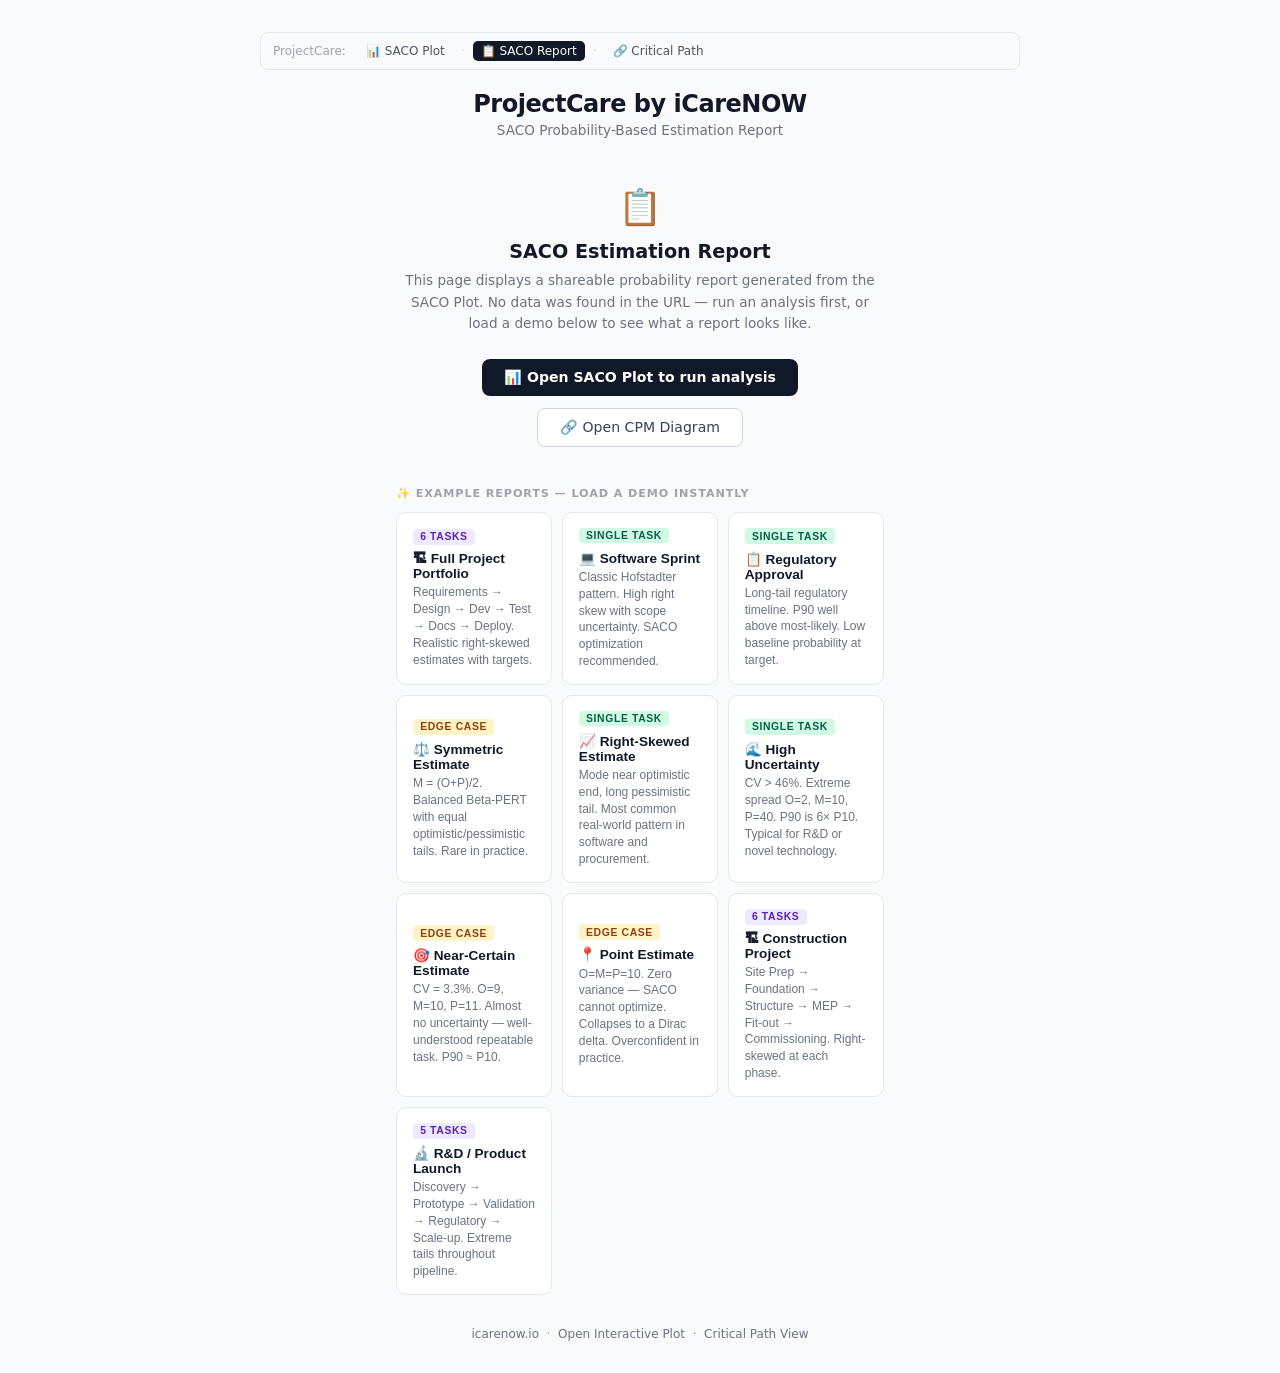
<file: saco/report/index.html>
<!DOCTYPE html>
<html lang="en">
<head>
  <meta charset="UTF-8">
  <meta name="viewport" content="width=device-width, initial-scale=1.0">
  <meta http-equiv="Content-Security-Policy" content="default-src 'none'; script-src 'unsafe-inline'; style-src 'unsafe-inline'; img-src 'self' data:; connect-src 'self' https://icarenow.io; font-src 'self';" />
  <title>ProjectCare by iCareNOW — SACO Report</title>
  <style>
    *, *::before, *::after { box-sizing: border-box; margin: 0; padding: 0; }
    body {
      font-family: -apple-system, BlinkMacSystemFont, 'Segoe UI', system-ui, sans-serif;
      background: #F9FAFB;
      color: #111827;
      min-height: 100vh;
      padding: 2rem 1rem;
    }
    .container { max-width: 760px; margin: 0 auto; }
    .header { text-align: center; margin-bottom: 2rem; }
    .header h1 { font-size: 1.5rem; font-weight: 700; color: #111827; letter-spacing: -0.02em; }
    .header .subtitle { font-size: 0.85rem; color: #6B7280; margin-top: 0.25rem; }
    .task-section { margin-bottom: 1.5rem; }
    .task-number {
      font-size: 0.7rem; font-weight: 700; text-transform: uppercase;
      letter-spacing: 0.1em; color: #9CA3AF; margin-bottom: 0.5rem;
    }
    .card {
      background: #FFFFFF; border: 1px solid #E5E7EB;
      border-radius: 12px; padding: 1.25rem; margin-bottom: 0.75rem;
      box-shadow: 0 1px 4px rgba(0,0,0,.06);
    }
    .card h2 {
      font-size: 0.7rem; font-weight: 600; text-transform: uppercase;
      letter-spacing: 0.08em; color: #6B7280; margin-bottom: 0.875rem;
    }
    .task-name { font-size: 1.15rem; font-weight: 700; color: #111827; margin-bottom: 0.5rem; }
    .omp-row { display: flex; gap: 0.75rem; margin-top: 0.75rem; }
    .omp-cell {
      flex: 1; background: #F3F4F6; border-radius: 8px;
      padding: 0.75rem; text-align: center;
    }
    .omp-cell .label {
      font-size: 0.68rem; font-weight: 600; text-transform: uppercase;
      letter-spacing: 0.06em; color: #6B7280; margin-bottom: 0.25rem;
    }
    .omp-cell .value { font-size: 1.05rem; font-weight: 700; color: #111827; }
    .target-row { margin-top: 0.6rem; font-size: 0.82rem; color: #6B7280; }
    .target-row strong { color: #374151; }
    .prob-grid { display: grid; grid-template-columns: repeat(auto-fill, minmax(140px, 1fr)); gap: 0.75rem; }
    .prob-cell { background: #F9FAFB; border: 1px solid #E5E7EB; border-radius: 8px; padding: 0.875rem 1rem; text-align: center; }
    .prob-cell .p-label {
      font-size: 0.68rem; font-weight: 600; text-transform: uppercase;
      letter-spacing: 0.06em; color: #6B7280; margin-bottom: 0.25rem;
    }
    .prob-cell .p-value { font-size: 1.3rem; font-weight: 800; }
    .prob-cell .p-desc { font-size: 0.67rem; color: #9CA3AF; margin-top: 0.2rem; }
    .color-baseline { color: #6B7280; }
    .color-adjusted { color: #059669; }
    .color-optimized { color: #2563EB; }
    .percentile-row { display: flex; gap: 0.75rem; }
    .pct-cell {
      flex: 1; background: #F3F4F6; border-radius: 8px;
      padding: 0.75rem; text-align: center;
    }
    .pct-cell .p-label {
      font-size: 0.68rem; font-weight: 600; text-transform: uppercase;
      letter-spacing: 0.06em; color: #6B7280; margin-bottom: 0.25rem;
    }
    .pct-cell .p-value { font-size: 1.05rem; font-weight: 700; color: #111827; }
    .divider { border: none; border-top: 1px solid #E5E7EB; margin: 1.5rem 0; }
    .error-box { text-align: center; padding: 3rem 1rem; color: #6B7280; }
    .error-box h2 { font-size: 1rem; color: #374151; margin-bottom: 0.5rem; }
    .error-box p { font-size: 0.85rem; }
    .footer { text-align: center; margin-top: 2rem; font-size: 0.75rem; color: #9CA3AF; }
    .footer a { color: #6B7280; text-decoration: none; }
    .footer a:hover { color: #374151; }
    .summary-bar {
      background: #FFFFFF; border: 1px solid #E5E7EB; border-radius: 12px;
      padding: 1rem 1.25rem; margin-bottom: 1.5rem;
      display: flex; gap: 1.5rem; flex-wrap: wrap; align-items: center;
      box-shadow: 0 1px 4px rgba(0,0,0,.06);
    }
    .summary-bar .s-item { font-size: 0.8rem; color: #6B7280; }
    .summary-bar .s-item strong { color: #111827; font-size: 0.9rem; }

    /* ── Empty / landing state ── */
    .landing {
      max-width: 520px; margin: 3rem auto 0; text-align: center; padding: 0 1rem;
    }
    .landing-logo { font-size: 2.2rem; margin-bottom: 0.75rem; }
    .landing h2 { font-size: 1.2rem; font-weight: 700; color: #111827; margin-bottom: 0.4rem; }
    .landing p { font-size: 0.85rem; color: #6B7280; line-height: 1.6; margin-bottom: 1.5rem; }
    .landing-actions { display: flex; flex-direction: column; gap: 0.75rem; align-items: center; }
    .btn-primary {
      display: inline-block; background: #111827; color: #fff;
      border: none; border-radius: 8px; padding: 0.65rem 1.4rem;
      font-size: 0.88rem; font-weight: 600; cursor: pointer;
      text-decoration: none; transition: background .15s;
    }
    .btn-primary:hover { background: #374151; }
    .btn-secondary {
      display: inline-block; background: #fff; color: #374151;
      border: 1px solid #D1D5DB; border-radius: 8px; padding: 0.65rem 1.4rem;
      font-size: 0.88rem; font-weight: 500; cursor: pointer;
      text-decoration: none; transition: background .15s;
    }
    .btn-secondary:hover { background: #F9FAFB; }
    .demo-section { margin-top: 2.5rem; text-align: left; }
    .demo-section-title {
      font-size: 0.7rem; font-weight: 700; text-transform: uppercase;
      letter-spacing: 0.08em; color: #9CA3AF; margin-bottom: 0.75rem;
    }
    .demo-grid { display: grid; grid-template-columns: 1fr 1fr; gap: 0.6rem; }
    @media(min-width:640px){ .demo-grid { grid-template-columns: 1fr 1fr 1fr; } }
    @media(max-width:480px){ .demo-grid { grid-template-columns: 1fr; } }
    .page-nav {
      display: flex; gap: 0.5rem; align-items: center; flex-wrap: wrap;
      font-size: 0.75rem; margin-bottom: 1.25rem; padding: 0.5rem 0.75rem;
      background: #F9FAFB; border: 1px solid #E5E7EB; border-radius: 8px;
    }
    .page-nav .pn-label { color: #9CA3AF; font-weight: 500; margin-right: 0.25rem; }
    .page-nav a { color: #4B5563; text-decoration: none; padding: 0.2rem 0.5rem; border-radius: 5px; font-weight: 500; }
    .page-nav a:hover { background: #E5E7EB; }
    .page-nav a.active { background: #111827; color: #fff; }
    .page-nav .pn-sep { color: #D1D5DB; }
    .demo-card {
      background: #fff; border: 1px solid #E5E7EB; border-radius: 10px;
      padding: 0.9rem 1rem; cursor: pointer; text-align: left;
      transition: border-color .15s, box-shadow .15s;
    }
    .demo-card:hover { border-color: #6D28D9; box-shadow: 0 0 0 3px rgba(109,40,217,.08); }
    .demo-card-title { font-size: 0.85rem; font-weight: 600; color: #111827; margin-bottom: 0.2rem; }
    .demo-card-sub { font-size: 0.75rem; color: #6B7280; line-height: 1.4; }
    .demo-card-badge {
      display: inline-block; font-size: 0.65rem; font-weight: 600;
      text-transform: uppercase; letter-spacing: 0.06em;
      padding: 0.15rem 0.45rem; border-radius: 4px; margin-bottom: 0.4rem;
    }
    .badge-portfolio { background: #EDE9FE; color: #5B21B6; }
    .badge-single    { background: #D1FAE5; color: #065F46; }
    .badge-edge      { background: #FEF3C7; color: #92400E; }
    .demo-banner {
      display: none; background: #FEF9C3; border: 1px solid #FDE68A;
      border-radius: 8px; padding: 0.5rem 1rem; font-size: 0.78rem;
      color: #854D0E; margin-bottom: 1.25rem; align-items: center;
      justify-content: space-between; gap: 0.75rem;
    }
    .demo-banner.visible { display: flex; }
    .demo-banner a { color: #92400E; font-weight: 600; text-decoration: underline; cursor: pointer; }
  </style>
</head>
<body>
<div class="container">
  <nav class="page-nav">
    <span class="pn-label">ProjectCare:</span>
    <a href="/projectcare/saco/plot/">📊 SACO Plot</a>
    <span class="pn-sep">·</span>
    <a href="/projectcare/saco/report/" class="active">📋 SACO Report</a>
    <span class="pn-sep">·</span>
    <a href="/projectcare/cpm/plot/">🔗 Critical Path</a>
  </nav>
  <div class="header">
    <h1>ProjectCare by iCareNOW</h1>
    <div class="subtitle">SACO Probability-Based Estimation Report</div>
  </div>
  <div id="demo-banner" class="demo-banner">
    <span>✨ Showing example data — <a href="/projectcare/saco/plot/" >run a real analysis in the SACO Plot</a> to generate your report.</span>
    <a onclick="clearDemo()" style="white-space:nowrap;">✕ dismiss</a>
  </div>
  <div id="report-root"></div>
  <div id="landing-state" class="landing" style="display:none;">
    <div class="landing-logo">📋</div>
    <h2>SACO Estimation Report</h2>
    <p>This page displays a shareable probability report generated from the SACO Plot. No data was found in the URL — run an analysis first, or load a demo below to see what a report looks like.</p>
    <div class="landing-actions">
      <a class="btn-primary" href="/projectcare/saco/plot/">📊 Open SACO Plot to run analysis</a>
      <a class="btn-secondary" href="/projectcare/cpm/plot/">🔗 Open CPM Diagram</a>
    </div>
    <div class="demo-section">
      <div class="demo-section-title">✨ Example Reports — load a demo instantly</div>
      <div class="demo-grid">
        <button class="demo-card" onclick="loadDemo('portfolio')">
          <div class="demo-card-badge badge-portfolio">6 tasks</div>
          <div class="demo-card-title">🏗 Full Project Portfolio</div>
          <div class="demo-card-sub">Requirements → Design → Dev → Test → Docs → Deploy. Realistic right-skewed estimates with targets.</div>
        </button>
        <button class="demo-card" onclick="loadDemo('software_sprint')">
          <div class="demo-card-badge badge-single">Single task</div>
          <div class="demo-card-title">💻 Software Sprint</div>
          <div class="demo-card-sub">Classic Hofstadter pattern. High right skew with scope uncertainty. SACO optimization recommended.</div>
        </button>
        <button class="demo-card" onclick="loadDemo('regulatory')">
          <div class="demo-card-badge badge-single">Single task</div>
          <div class="demo-card-title">📋 Regulatory Approval</div>
          <div class="demo-card-sub">Long-tail regulatory timeline. P90 well above most-likely. Low baseline probability at target.</div>
        </button>
        <button class="demo-card" onclick="loadDemo('symmetric')">
          <div class="demo-card-badge badge-edge">Edge case</div>
          <div class="demo-card-title">⚖️ Symmetric Estimate</div>
          <div class="demo-card-sub">M = (O+P)/2. Balanced Beta-PERT with equal optimistic/pessimistic tails. Rare in practice.</div>
        </button>
        <button class="demo-card" onclick="loadDemo('right_skewed')">
          <div class="demo-card-badge badge-single">Single task</div>
          <div class="demo-card-title">📈 Right-Skewed Estimate</div>
          <div class="demo-card-sub">Mode near optimistic end, long pessimistic tail. Most common real-world pattern in software and procurement.</div>
        </button>
        <button class="demo-card" onclick="loadDemo('high_uncertainty')">
          <div class="demo-card-badge badge-single">Single task</div>
          <div class="demo-card-title">🌊 High Uncertainty</div>
          <div class="demo-card-sub">CV > 46%. Extreme spread O=2, M=10, P=40. P90 is 6× P10. Typical for R&amp;D or novel technology.</div>
        </button>
        <button class="demo-card" onclick="loadDemo('near_certain')">
          <div class="demo-card-badge badge-edge">Edge case</div>
          <div class="demo-card-title">🎯 Near-Certain Estimate</div>
          <div class="demo-card-sub">CV = 3.3%. O=9, M=10, P=11. Almost no uncertainty — well-understood repeatable task. P90 ≈ P10.</div>
        </button>
        <button class="demo-card" onclick="loadDemo('degenerate')">
          <div class="demo-card-badge badge-edge">Edge case</div>
          <div class="demo-card-title">📍 Point Estimate</div>
          <div class="demo-card-sub">O=M=P=10. Zero variance — SACO cannot optimize. Collapses to a Dirac delta. Overconfident in practice.</div>
        </button>
        <button class="demo-card" onclick="loadDemo('construction')">
          <div class="demo-card-badge badge-portfolio">6 tasks</div>
          <div class="demo-card-title">🏗 Construction Project</div>
          <div class="demo-card-sub">Site Prep → Foundation → Structure → MEP → Fit-out → Commissioning. Right-skewed at each phase.</div>
        </button>
        <button class="demo-card" onclick="loadDemo('rd_project')">
          <div class="demo-card-badge badge-portfolio">5 tasks</div>
          <div class="demo-card-title">🔬 R&amp;D / Product Launch</div>
          <div class="demo-card-sub">Discovery → Prototype → Validation → Regulatory → Scale-up. Extreme tails throughout pipeline.</div>
        </button>
      </div>
    </div>
  </div>
  <div class="footer">
    <a href="https://icarenow.io" target="_blank" rel="noopener">icarenow.io</a>
    &nbsp;&middot;&nbsp;
    <a href="/projectcare/saco/plot/" id="plot-link">Open Interactive Plot</a>
    &nbsp;&middot;&nbsp;
    <a href="/projectcare/cpm/plot/" id="cpm-link">Critical Path View</a>
  </div>
</div>

<script>
(function() {
  var root = document.getElementById('report-root');

  function fmt(v) {
    if (v == null || v === '') return '—';
    return Number(v).toLocaleString(undefined, { maximumFractionDigits: 2 });
  }
  function fmtPct(v) {
    if (v == null) return '—';
    return (Number(v) * 100).toFixed(1) + '%';
  }
  function esc(s) {
    return String(s || '').replace(/&/g,'&amp;').replace(/</g,'&lt;').replace(/>/g,'&gt;').replace(/"/g,'&quot;');
  }
  function getParam(name) {
    return new URLSearchParams(window.location.search).get(name) || null;
  }
  function decode(str) {
    try {
      return JSON.parse(atob(decodeURIComponent(str)));
    } catch(e) {
      try { return JSON.parse(atob(str)); } catch(e2) { return null; }
    }
  }

  function renderTask(t, idx, total) {
    var html = '<div class="task-section">';
    if (total > 1) {
      html += '<div class="task-number">Task ' + (idx + 1) + ' of ' + total + '</div>';
    }

    // Task header card
    html += '<div class="card">';
    html += '<div class="task-name">' + esc(t.task || 'Unnamed Task') + '</div>';
    html += '<div class="omp-row">';
    html += omp('Optimistic',  t.O);
    html += omp('Most Likely', t.M);
    html += omp('Pessimistic', t.P);
    html += '</div>';
    if (t.target != null) {
      html += '<div class="target-row">Target: <strong>' + fmt(t.target) + '</strong></div>';
    }
    html += '</div>';

    // Probability card
    if (t.baselineProb != null || t.adjustedProb != null || t.optimizedProb != null) {
      html += '<div class="card">';
      html += '<h2>P(Result &le; Target)</h2>';
      html += '<div class="prob-grid">';
      if (t.baselineProb  != null) html += probCell('Your Estimate',   t.baselineProb,  'color-baseline', 'Baseline');
      if (t.adjustedProb  != null) html += probCell('Your Conditions', t.adjustedProb,  'color-adjusted', 'Manual SACO');
      if (t.optimizedProb != null) html += probCell('Recommended',     t.optimizedProb, 'color-optimized','SACO Optimized');
      html += '</div></div>';
    }

    // Confidence intervals card
    if (t.p10 != null || t.p50 != null || t.p90 != null) {
      html += '<div class="card">';
      html += '<h2>Confidence Intervals</h2>';
      html += '<div class="percentile-row">';
      html += pctCell('P10', t.p10, 'Best case');
      html += pctCell('P50', t.p50, 'Median');
      html += pctCell('P90', t.p90, 'Conservative');
      html += '</div></div>';
    }

    html += '</div>'; // task-section
    return html;
  }

  function omp(label, val) {
    return '<div class="omp-cell"><div class="label">' + label + '</div><div class="value">' + fmt(val) + '</div></div>';
  }
  function probCell(label, prob, colorClass, desc) {
    return '<div class="prob-cell">' +
      '<div class="p-label">' + esc(label) + '</div>' +
      '<div class="p-value ' + colorClass + '">' + fmtPct(prob) + '</div>' +
      '<div class="p-desc">' + esc(desc) + '</div>' +
      '</div>';
  }
  function pctCell(label, val) {
    return '<div class="pct-cell">' +
      '<div class="p-label">' + esc(label) + '</div>' +
      '<div class="p-value">' + fmt(val) + '</div>' +
      '</div>';
  }

  function showError(msg) {
    root.innerHTML = '<div class="error-box"><h2>Report unavailable</h2><p>' + esc(msg) + '</p></div>';
  }

  function renderAll(payload) {
    // Support both new {tasks:[...]} format and legacy single-task object
    var tasks;
    if (Array.isArray(payload.tasks)) {
      tasks = payload.tasks;
    } else if (payload.task) {
      tasks = [payload];  // legacy single-task
    } else {
      showError('No task data found in report payload.');
      return;
    }

    if (tasks.length === 0) { showError('Report contains no tasks.'); return; }

    // Summary bar for multi-task
    var html = '';
    if (tasks.length > 1) {
      html += '<div class="summary-bar">';
      html += '<div class="s-item"><strong>' + tasks.length + '</strong> tasks</div>';
      var tasksWithP50 = tasks.filter(function(t){ return t.p50 != null; });
      if (tasksWithP50.length > 0) {
        var totalP50 = tasksWithP50.reduce(function(s, t){ return s + Number(t.p50); }, 0);
        html += '<div class="s-item">Sum P50: <strong>' + totalP50.toFixed(1) + '</strong></div>';
      }
      var tasksWithP90 = tasks.filter(function(t){ return t.p90 != null; });
      if (tasksWithP90.length > 0) {
        var totalP90 = tasksWithP90.reduce(function(s, t){ return s + Number(t.p90); }, 0);
        html += '<div class="s-item">Sum P90: <strong>' + totalP90.toFixed(1) + '</strong></div>';
      }
      html += '</div>';
    }

    tasks.forEach(function(t, i) {
      if (i > 0) html += '<hr class="divider">';
      html += renderTask(t, i, tasks.length);
    });

    root.innerHTML = html;

    // Wire up nav links
    var sess = payload.session || getParam('session');
    var pl = document.getElementById('plot-link');
    var cl = document.getElementById('cpm-link');
    if (sess) {
      if (pl) pl.href = '/projectcare/saco/plot/?session=' + encodeURIComponent(sess);
      if (cl) cl.href = '/projectcare/cpm/plot/?session=' + encodeURIComponent(sess);
    }

    // Wire CPM link: portfolio (6-task full_project) uses the bare URL — it's the default.
    // Any other dataset encodes tasks into ?data= so CPM pre-loads the right tasks.
    try {
      var isPortfolio = (tasks.length === 6 &&
        tasks[0].task === 'Requirements' && tasks[5].task === 'Deployment');
      if (isPortfolio) {
        if (cl) cl.href = '/projectcare/cpm/plot/' + (sess ? '?session=' + encodeURIComponent(sess) : '');
      } else {
        var cpmPayload = { tasks: tasks.map(function(t) {
          return { task: t.task || 'Task', O: t.O || 1, M: t.M || 2, P: t.P || 3, predecessors: [] };
        })};
        var b64 = btoa(unescape(encodeURIComponent(JSON.stringify(cpmPayload))));
        var cpmHref = '/projectcare/cpm/plot/?data=' + b64;
        if (sess) cpmHref += '&session=' + encodeURIComponent(sess);
        if (cl) cl.href = cpmHref;
      }
    } catch(e) { /* leave href as-is */ }
  }

  // ── Demo payloads ──────────────────────────────────────────────
  var DEMOS = {
    portfolio: {
      schemaVersion: 1, session: null,
      tasks: [
        { task:'Requirements',  O:3,  M:5,  P:8,  target:6,  baselineProb:0.64, adjustedProb:0.76, optimizedProb:0.84, p10:3.8,  p50:5.1,  p90:6.9  },
        { task:'Design',        O:4,  M:7,  P:12, target:8,  baselineProb:0.56, adjustedProb:0.69, optimizedProb:0.78, p10:5.1,  p50:7.2,  p90:10.4 },
        { task:'Development',   O:10, M:16, P:25, target:18, baselineProb:0.59, adjustedProb:0.71, optimizedProb:0.80, p10:11.8, p50:16.2, p90:22.0 },
        { task:'Testing',       O:4,  M:6,  P:10, target:7,  baselineProb:0.61, adjustedProb:0.73, optimizedProb:0.82, p10:4.7,  p50:6.2,  p90:8.7  },
        { task:'Documentation', O:2,  M:4,  P:6,  target:5,  baselineProb:0.74, adjustedProb:0.84, optimizedProb:0.90, p10:2.6,  p50:3.9,  p90:5.5  },
        { task:'Deployment',    O:1,  M:2,  P:4,  target:3,  baselineProb:0.77, adjustedProb:0.86, optimizedProb:0.92, p10:1.2,  p50:2.1,  p90:3.3  }
      ]
    },
    software_sprint: {
      schemaVersion: 1, session: null,
      tasks: [{ task:'Software Sprint', O:5, M:8, P:25, target:12, baselineProb:0.54, adjustedProb:0.67, optimizedProb:0.78, p10:6.0, p50:8.9, p90:17.2 }]
    },
    regulatory: {
      schemaVersion: 1, session: null,
      tasks: [{ task:'Regulatory Approval', O:30, M:60, P:180, target:90, baselineProb:0.61, adjustedProb:0.70, optimizedProb:0.79, p10:40.1, p50:65.4, p90:128.6 }]
    },
    symmetric: {
      schemaVersion: 1, session: null,
      tasks: [{ task:'Symmetric Task', O:8, M:12, P:16, target:13, baselineProb:0.68, adjustedProb:0.75, optimizedProb:0.82, p10:9.3, p50:12.0, p90:14.7 }]
    },
    right_skewed: {
      schemaVersion: 1, session: null,
      tasks: [{ task:'Right-Skewed Estimate', O:5, M:8, P:20, target:11, baselineProb:0.57, adjustedProb:0.69, optimizedProb:0.79, p10:5.8, p50:8.7, p90:14.1 }]
    },
    high_uncertainty: {
      schemaVersion: 1, session: null,
      tasks: [{ task:'High-Uncertainty Task', O:2, M:10, P:40, target:15, baselineProb:0.52, adjustedProb:0.63, optimizedProb:0.73, p10:3.9, p50:10.8, p90:22.6 }]
    },
    near_certain: {
      schemaVersion: 1, session: null,
      tasks: [{ task:'Near-Certain Task', O:9, M:10, P:11, target:11, baselineProb:0.88, adjustedProb:0.93, optimizedProb:0.96, p10:9.4, p50:10.0, p90:10.6 }]
    },
    degenerate: {
      schemaVersion: 1, session: null,
      tasks: [{ task:'Point Estimate (Zero Variance)', O:10, M:10, P:10, target:10, baselineProb:0.50, adjustedProb:0.50, optimizedProb:0.50, p10:10.0, p50:10.0, p90:10.0 }]
    },
    construction: {
      schemaVersion: 1, session: null,
      tasks: [
        { task:'Site Preparation',   O:3,  M:5,  P:9,  target:6,  baselineProb:0.62, adjustedProb:0.74, optimizedProb:0.83, p10:3.5,  p50:5.3,  p90:7.6  },
        { task:'Foundation',         O:8,  M:14, P:22, target:16, baselineProb:0.57, adjustedProb:0.69, optimizedProb:0.79, p10:9.4,  p50:14.4, p90:19.3 },
        { task:'Structure',          O:12, M:20, P:35, target:24, baselineProb:0.54, adjustedProb:0.66, optimizedProb:0.77, p10:14.1, p50:21.2, p90:29.8 },
        { task:'MEP Rough-in',       O:6,  M:10, P:18, target:12, baselineProb:0.58, adjustedProb:0.70, optimizedProb:0.80, p10:7.2,  p50:10.6, p90:15.4 },
        { task:'Interior Fit-out',   O:8,  M:14, P:24, target:16, baselineProb:0.55, adjustedProb:0.67, optimizedProb:0.77, p10:9.5,  p50:14.7, p90:20.6 },
        { task:'Commissioning',      O:2,  M:4,  P:8,  target:5,  baselineProb:0.63, adjustedProb:0.75, optimizedProb:0.84, p10:2.5,  p50:4.1,  p90:6.5  }
      ]
    },
    rd_project: {
      schemaVersion: 1, session: null,
      tasks: [
        { task:'Research & Discovery', O:4,  M:12, P:40, target:16, baselineProb:0.46, adjustedProb:0.59, optimizedProb:0.70, p10:5.6,  p50:13.2, p90:27.8 },
        { task:'Prototype Build',      O:6,  M:14, P:30, target:18, baselineProb:0.51, adjustedProb:0.63, optimizedProb:0.74, p10:7.8,  p50:15.1, p90:24.3 },
        { task:'Validation Testing',   O:5,  M:10, P:25, target:14, baselineProb:0.55, adjustedProb:0.67, optimizedProb:0.77, p10:6.3,  p50:10.9, p90:19.2 },
        { task:'Regulatory Clearance', O:30, M:60, P:180,target:90, baselineProb:0.61, adjustedProb:0.70, optimizedProb:0.79, p10:40.1, p50:65.4, p90:128.6 },
        { task:'Scale-up / Launch',    O:8,  M:16, P:32, target:20, baselineProb:0.53, adjustedProb:0.65, optimizedProb:0.76, p10:9.8,  p50:17.0, p90:26.5 }
      ]
    }
  };

  function loadDemo(id) {
    var d = DEMOS[id];
    if (!d) return;
    document.getElementById('landing-state').style.display = 'none';
    var banner = document.getElementById('demo-banner');
    if (banner) banner.classList.add('visible');
    renderAll(d);
  }

  window.loadDemo = loadDemo;

  window.clearDemo = function() {
    var banner = document.getElementById('demo-banner');
    if (banner) banner.classList.remove('visible');
  };

  // ── Boot ──────────────────────────────────────────────────────
  var raw = getParam('data');
  if (!raw) {
    // No ?data= param — try ?session= fetch, else show landing
    var sess = getParam('session');
    if (sess) {
      fetch('https://icarenow.io/wp-json/projectcare/v1/plot-data/' + encodeURIComponent(sess))
        .then(function(r){ return r.ok ? r.json() : Promise.reject(r.status); })
        .then(function(d){ renderAll(d); })
        .catch(function(){ showLanding(); });
    } else {
      showLanding();
    }
    return;
  }

  function showLanding() {
    document.getElementById('landing-state').style.display = 'block';
  }

  var payload = decode(raw);
  if (!payload) { showError('Could not decode report data.'); return; }

  renderAll(payload);
})();
</script>
</body>
</html>
</file>
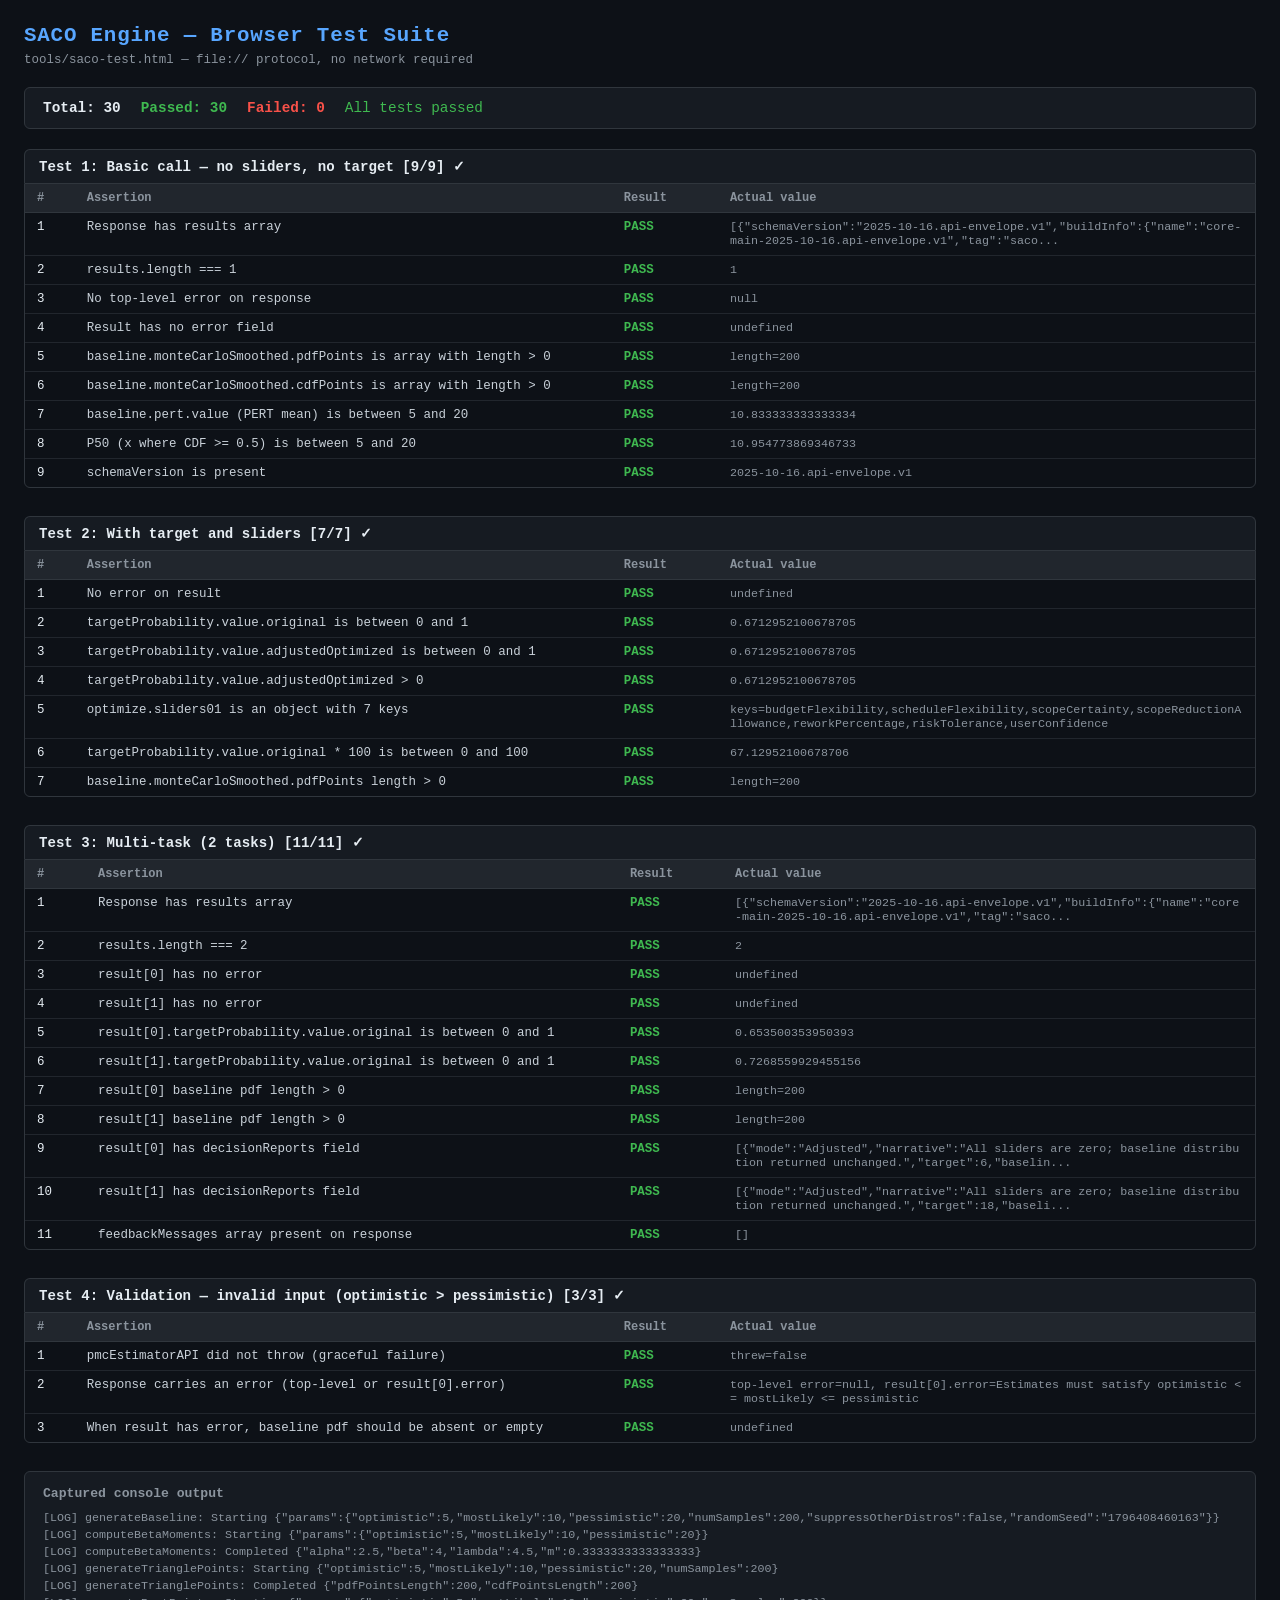
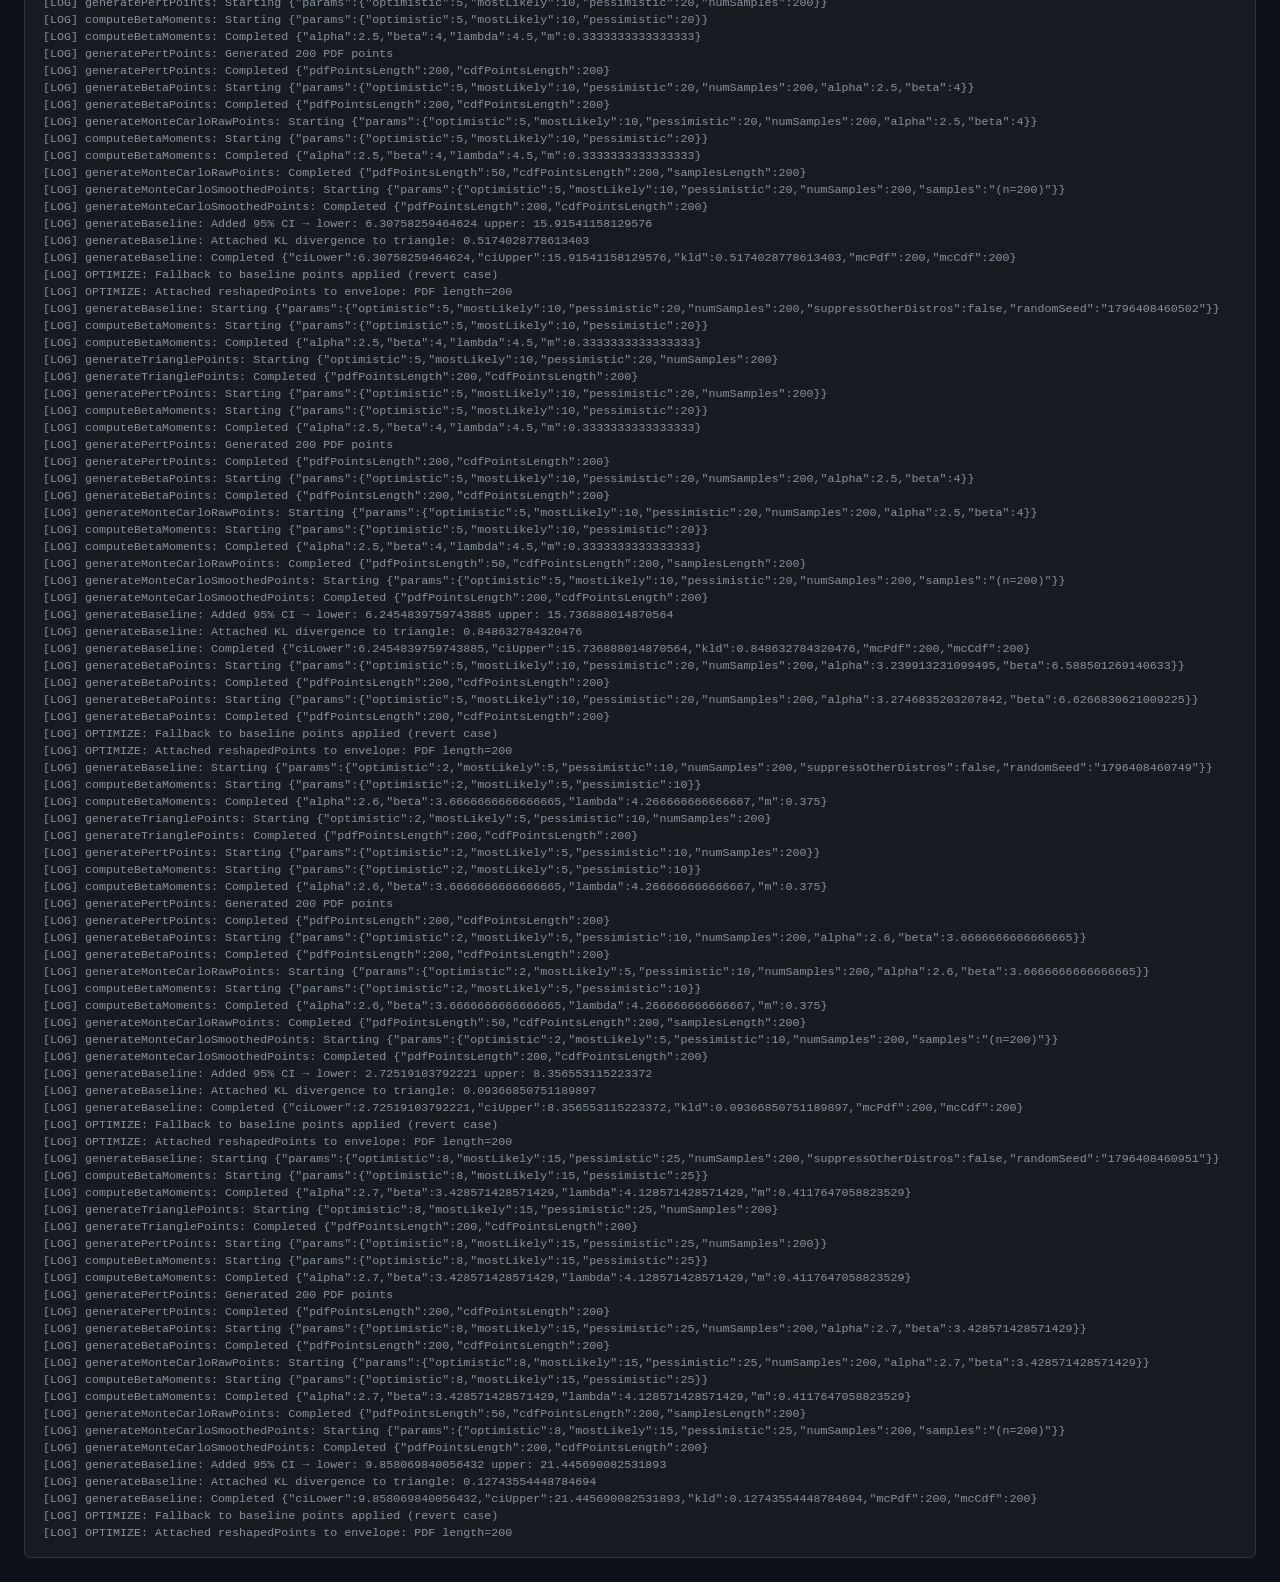
<file: tools/saco-test.html>
<!DOCTYPE html>
<html lang="en">
<head>
  <meta charset="UTF-8">
  <meta name="viewport" content="width=device-width, initial-scale=1.0">
  <title>SACO Engine — Browser Test</title>
  <style>
    * { box-sizing: border-box; margin: 0; padding: 0; }
    body { font-family: 'Courier New', monospace; background: #0d1117; color: #e6edf3; padding: 24px; }
    h1 { font-size: 1.3rem; color: #58a6ff; margin-bottom: 6px; letter-spacing: 0.04em; }
    .subtitle { font-size: 0.78rem; color: #8b949e; margin-bottom: 20px; }
    .summary-bar {
      display: flex; gap: 20px; align-items: center;
      background: #161b22; border: 1px solid #30363d;
      padding: 12px 18px; border-radius: 6px; margin-bottom: 20px;
      font-size: 0.9rem;
    }
    .summary-bar .total { color: #e6edf3; font-weight: bold; }
    .summary-bar .passed { color: #3fb950; font-weight: bold; }
    .summary-bar .failed { color: #f85149; font-weight: bold; }
    .summary-bar .skipped { color: #8b949e; }
    .test-block { margin-bottom: 28px; }
    .test-block h2 {
      font-size: 0.88rem; color: #e6edf3;
      background: #161b22; border: 1px solid #30363d; border-bottom: none;
      padding: 8px 14px; border-radius: 6px 6px 0 0;
    }
    table { width: 100%; border-collapse: collapse; }
    thead tr { background: #21262d; }
    thead th {
      text-align: left; padding: 7px 12px;
      font-size: 0.75rem; color: #8b949e;
      border-bottom: 1px solid #30363d;
    }
    tbody tr { border-bottom: 1px solid #21262d; }
    tbody tr:last-child { border-bottom: none; }
    tbody td { padding: 7px 12px; font-size: 0.78rem; vertical-align: top; }
    td.assertion { color: #c9d1d9; max-width: 340px; }
    td.actual { color: #8b949e; max-width: 340px; word-break: break-all; font-size: 0.73rem; }
    td.pass { color: #3fb950; font-weight: bold; }
    td.fail { color: #f85149; font-weight: bold; }
    .test-table-wrap {
      border: 1px solid #30363d; border-radius: 0 0 6px 6px; overflow: hidden;
    }
    .exception-row td { color: #ff7b72; background: #1f1419; }
    .console-section {
      margin-top: 28px;
      background: #161b22; border: 1px solid #30363d;
      border-radius: 6px; padding: 14px 18px;
    }
    .console-section h3 { color: #8b949e; font-size: 0.82rem; margin-bottom: 10px; }
    .console-entry { font-size: 0.73rem; margin-bottom: 3px; }
    .console-entry.warn { color: #d29922; }
    .console-entry.error { color: #f85149; }
    .console-entry.log { color: #8b949e; }
    .loading { color: #58a6ff; font-size: 0.85rem; padding: 20px 0; }
  </style>
</head>
<body>
  <h1>SACO Engine — Browser Test Suite</h1>
  <div class="subtitle">tools/saco-test.html &mdash; file:// protocol, no network required</div>

  <div id="summary-bar" class="summary-bar">
    <span class="total" id="total-label">Loading&hellip;</span>
  </div>

  <div id="results">
    <div class="loading">Initializing engine&hellip;</div>
  </div>

  <div class="console-section">
    <h3>Captured console output</h3>
    <div id="console-log"></div>
  </div>

  <!-- ================================================================
       Engine scripts — loaded in dependency order from engines/shared/saco
       ================================================================ -->
  <script src="../engines/shared/saco/helpers/rng.js"></script>
  <script src="../engines/shared/saco/helpers/validation.js"></script>
  <script src="../engines/shared/saco/helpers/metrics.js"></script>
  <script src="../engines/shared/saco/baseline/utilis.js"></script>
  <script src="../engines/shared/saco/baseline/triangle-points.js"></script>
  <script src="../engines/shared/saco/baseline/beta-points.js"></script>
  <script src="../engines/shared/saco/baseline/pert-points.js"></script>
  <script src="../engines/shared/saco/baseline/monte-carlo-raw.js"></script>
  <script src="../engines/shared/saco/baseline/monte-carlo-smoothed.js"></script>
  <script src="../engines/shared/saco/baseline/coordinator.js"></script>
  <script src="../engines/shared/saco/optimization/kl-divergence.js"></script>
  <script src="../engines/shared/saco/optimization/matrix-utils.js"></script>
  <script src="../engines/shared/saco/reshaping/copula-utils.js"></script>
  <script src="../engines/shared/saco/reshaping/slider-normalization.js"></script>
  <script src="../engines/shared/saco/reshaping/slider-adjustments.js"></script>
  <script src="../engines/shared/saco/optimization/sensitivity-analysis.js"></script>
  <script src="../engines/shared/saco/optimization/optimizer.js"></script>
  <script src="../engines/shared/saco/reshaping/outcome-summary.js"></script>
  <script src="../engines/shared/saco/variable_map/adapter.js"></script>
  <script src="../engines/shared/saco/report/playbooks.js"></script>
  <script src="../engines/shared/saco/report/reshaping_report.js"></script>
  <script src="../engines/shared/saco/visuals/annotations.js"></script>
  <script src="../engines/shared/saco/visuals/heatmap-data.js"></script>
  <script src="../engines/shared/saco/visuals/sankey-flow.js"></script>
  <script src="../engines/shared/saco/main.js"></script>

  <!-- ================================================================
       Test harness
       ================================================================ -->
  <script>
    // ----------------------------------------------------------------
    // Console capture — must run before engine logs anything at
    // module-init time. We set this up inline so it is ready when the
    // engine scripts execute (they log on parse).
    // ----------------------------------------------------------------
    const capturedLogs = [];
    (function patchConsole() {
      const methods = ['log', 'warn', 'error', 'info'];
      methods.forEach(function(m) {
        const orig = console[m].bind(console);
        console[m] = function() {
          const msg = Array.from(arguments).map(function(a) {
            try { return (typeof a === 'object') ? JSON.stringify(a) : String(a); }
            catch (_) { return String(a); }
          }).join(' ');
          capturedLogs.push({ level: m, msg: msg });
          orig.apply(console, arguments);
        };
      });
    })();
  </script>

  <script>
    // ----------------------------------------------------------------
    // Helpers
    // ----------------------------------------------------------------
    function isNumber(v) { return typeof v === 'number' && Number.isFinite(v); }
    function isArray(v)  { return Array.isArray(v); }
    function isObject(v) { return v !== null && typeof v === 'object' && !Array.isArray(v); }

    function safeStr(v) {
      if (v === undefined) return 'undefined';
      if (v === null)      return 'null';
      try {
        if (typeof v === 'object') {
          const s = JSON.stringify(v);
          return s.length > 120 ? s.slice(0, 117) + '...' : s;
        }
        return String(v);
      } catch (_) { return '[unserializable]'; }
    }

    // ----------------------------------------------------------------
    // Test runner
    // ----------------------------------------------------------------
    var allResults = []; // { testName, assertion, pass, actual }

    function runTest(testName, fn) {
      var assertions = [];
      try {
        fn(function assert(description, pass, actual) {
          assertions.push({
            testName:  testName,
            assertion: description,
            pass:      !!pass,
            actual:    safeStr(actual)
          });
        });
      } catch (err) {
        assertions.push({
          testName:  testName,
          assertion: 'UNCAUGHT EXCEPTION',
          pass:      false,
          actual:    (err && err.message ? err.message : String(err)) +
                     (err && err.stack ? ' | ' + err.stack.split('\n').slice(0,3).join(' ') : '')
        });
      }
      allResults = allResults.concat(assertions);
      return assertions;
    }

    // ----------------------------------------------------------------
    // Test definitions
    // ----------------------------------------------------------------

    /* ------ Test 1: Basic call — no sliders, no target ------------ */
    var t1 = runTest('Test 1: Basic call — no sliders, no target', function(assert) {
      var resp = pmcEstimatorAPI([{
        optimistic: 5, mostLikely: 10, pessimistic: 20
      }]);

      assert('Response has results array', isArray(resp.results), resp.results);
      assert('results.length === 1', isArray(resp.results) && resp.results.length === 1,
             isArray(resp.results) ? resp.results.length : resp.results);

      var r = isArray(resp.results) ? resp.results[0] : null;

      assert('No top-level error on response', !resp.error, resp.error);
      assert('Result has no error field', r && !r.error, r ? r.error : 'null result');

      var pdf = r && r.baseline && r.baseline.monteCarloSmoothed && r.baseline.monteCarloSmoothed.pdfPoints;
      var cdf = r && r.baseline && r.baseline.monteCarloSmoothed && r.baseline.monteCarloSmoothed.cdfPoints;

      assert('baseline.monteCarloSmoothed.pdfPoints is array with length > 0',
             isArray(pdf) && pdf.length > 0,
             isArray(pdf) ? 'length=' + pdf.length : pdf);

      assert('baseline.monteCarloSmoothed.cdfPoints is array with length > 0',
             isArray(cdf) && cdf.length > 0,
             isArray(cdf) ? 'length=' + cdf.length : cdf);

      var pertMean = r && r.baseline && r.baseline.pert && r.baseline.pert.value;
      assert('baseline.pert.value (PERT mean) is between 5 and 20',
             isNumber(pertMean) && pertMean >= 5 && pertMean <= 20,
             pertMean);

      // p50 via CDF inversion: find x where cdf.y >= 0.50
      var p50 = NaN;
      if (isArray(cdf) && cdf.length > 0) {
        for (var i = 0; i < cdf.length; i++) {
          if (cdf[i].y >= 0.5) { p50 = cdf[i].x; break; }
        }
        if (!Number.isFinite(p50)) p50 = cdf[cdf.length - 1].x;
      }
      assert('P50 (x where CDF >= 0.5) is between 5 and 20',
             isNumber(p50) && p50 >= 5 && p50 <= 20,
             p50);

      assert('schemaVersion is present', r && typeof r.schemaVersion === 'string', r && r.schemaVersion);
    });

    /* ------ Test 2: With target and sliders ----------------------- */
    var t2 = runTest('Test 2: With target and sliders', function(assert) {
      var resp = pmcEstimatorAPI([{
        optimistic: 5, mostLikely: 10, pessimistic: 20,
        targetValue: 12,
        sliderValues: {
          budgetFlexibility:       70,
          scheduleFlexibility:     50,
          scopeCertainty:          60,
          scopeReductionAllowance: 40,
          reworkPercentage:        20,
          riskTolerance:           50,
          userConfidence:          75
        }
      }]);

      var r = isArray(resp.results) ? resp.results[0] : null;
      assert('No error on result', r && !r.error, r ? r.error : 'null result');

      // targetProbability.value.original = P(X <= 12) on baseline
      var tpOrig = r && r.targetProbability && r.targetProbability.value && r.targetProbability.value.original;
      assert('targetProbability.value.original is between 0 and 1',
             isNumber(tpOrig) && tpOrig >= 0 && tpOrig <= 1,
             tpOrig);

      // adjustedOptimized = probability after optimization
      var tpOpt = r && r.targetProbability && r.targetProbability.value && r.targetProbability.value.adjustedOptimized;
      assert('targetProbability.value.adjustedOptimized is between 0 and 1',
             isNumber(tpOpt) && tpOpt >= 0 && tpOpt <= 1,
             tpOpt);

      assert('targetProbability.value.adjustedOptimized > 0',
             isNumber(tpOpt) && tpOpt > 0,
             tpOpt);

      // optimize.sliders01 — 7-key object
      var sliders01 = r && r.optimize && r.optimize.sliders01;
      var sliderKeys = sliders01 ? Object.keys(sliders01) : [];
      assert('optimize.sliders01 is an object with 7 keys',
             isObject(sliders01) && sliderKeys.length === 7,
             sliders01 ? 'keys=' + sliderKeys.join(',') : sliders01);

      // targetProbability.value.original acts as feasibility proxy: 0–1 maps to 0–100
      var feas = isNumber(tpOrig) ? tpOrig * 100 : NaN;
      assert('targetProbability.value.original * 100 is between 0 and 100',
             isNumber(feas) && feas >= 0 && feas <= 100,
             feas);

      // baseline pdf/cdf present
      var pdf = r && r.baseline && r.baseline.monteCarloSmoothed && r.baseline.monteCarloSmoothed.pdfPoints;
      assert('baseline.monteCarloSmoothed.pdfPoints length > 0',
             isArray(pdf) && pdf.length > 0,
             isArray(pdf) ? 'length=' + pdf.length : pdf);
    });

    /* ------ Test 3: Multi-task (2 tasks) -------------------------- */
    var t3 = runTest('Test 3: Multi-task (2 tasks)', function(assert) {
      var resp = pmcEstimatorAPI([
        { optimistic: 2,  mostLikely: 5,  pessimistic: 10, targetValue: 6  },
        { optimistic: 8,  mostLikely: 15, pessimistic: 25, targetValue: 18 }
      ]);

      assert('Response has results array', isArray(resp.results), resp.results);
      assert('results.length === 2',
             isArray(resp.results) && resp.results.length === 2,
             isArray(resp.results) ? resp.results.length : resp.results);

      var r0 = isArray(resp.results) ? resp.results[0] : null;
      var r1 = isArray(resp.results) ? resp.results[1] : null;

      assert('result[0] has no error', r0 && !r0.error, r0 ? r0.error : 'null');
      assert('result[1] has no error', r1 && !r1.error, r1 ? r1.error : 'null');

      var tp0 = r0 && r0.targetProbability && r0.targetProbability.value && r0.targetProbability.value.original;
      var tp1 = r1 && r1.targetProbability && r1.targetProbability.value && r1.targetProbability.value.original;

      assert('result[0].targetProbability.value.original is between 0 and 1',
             isNumber(tp0) && tp0 >= 0 && tp0 <= 1,
             tp0);

      assert('result[1].targetProbability.value.original is between 0 and 1',
             isNumber(tp1) && tp1 >= 0 && tp1 <= 1,
             tp1);

      var pdf0 = r0 && r0.baseline && r0.baseline.monteCarloSmoothed && r0.baseline.monteCarloSmoothed.pdfPoints;
      var pdf1 = r1 && r1.baseline && r1.baseline.monteCarloSmoothed && r1.baseline.monteCarloSmoothed.pdfPoints;

      assert('result[0] baseline pdf length > 0',
             isArray(pdf0) && pdf0.length > 0,
             isArray(pdf0) ? 'length=' + pdf0.length : pdf0);

      assert('result[1] baseline pdf length > 0',
             isArray(pdf1) && pdf1.length > 0,
             isArray(pdf1) ? 'length=' + pdf1.length : pdf1);

      // Each result has decisionReports (array) or null — just verify presence
      assert('result[0] has decisionReports field',
             r0 && 'decisionReports' in r0,
             r0 ? safeStr(r0.decisionReports) : 'null');

      assert('result[1] has decisionReports field',
             r1 && 'decisionReports' in r1,
             r1 ? safeStr(r1.decisionReports) : 'null');

      // feedbackMessages present on envelope
      assert('feedbackMessages array present on response',
             isArray(resp.feedbackMessages),
             resp.feedbackMessages);
    });

    /* ------ Test 4: Validation — invalid input (O > P) ------------ */
    var t4 = runTest('Test 4: Validation — invalid input (optimistic > pessimistic)', function(assert) {
      var threw = false;
      var resp;
      try {
        resp = pmcEstimatorAPI([{ optimistic: 20, mostLikely: 10, pessimistic: 5 }]);
      } catch (err) {
        threw = true;
        assert('pmcEstimatorAPI must NOT throw — it should return gracefully',
               false,
               'THREW: ' + (err && err.message ? err.message : String(err)));
        return;
      }

      assert('pmcEstimatorAPI did not throw (graceful failure)', !threw, 'threw=' + threw);

      // Either top-level error, or result[0].error
      var topErr = resp && resp.error;
      var r = isArray(resp && resp.results) ? resp.results[0] : null;
      var resultErr = r && r.error;

      assert('Response carries an error (top-level or result[0].error)',
             !!(topErr || resultErr),
             'top-level error=' + safeStr(topErr) + ', result[0].error=' + safeStr(resultErr));

      // Must NOT return any pdfPoints when input is invalid
      var pdf = r && r.baseline && r.baseline.monteCarloSmoothed && r.baseline.monteCarloSmoothed.pdfPoints;
      var validPdf = isArray(pdf) && pdf.length > 0;
      // If there IS a result error, we don't expect valid pdf — check consistency
      if (resultErr) {
        assert('When result has error, baseline pdf should be absent or empty',
               !validPdf,
               isArray(pdf) ? 'length=' + pdf.length : pdf);
      } else {
        assert('Top-level error is a non-empty string',
               typeof topErr === 'string' && topErr.length > 0,
               topErr);
      }
    });

    // ----------------------------------------------------------------
    // Render results
    // ----------------------------------------------------------------
    (function render() {
      var container = document.getElementById('results');
      container.innerHTML = '';

      var totalPass = 0, totalFail = 0;
      var testGroups = {};
      allResults.forEach(function(r) {
        if (!testGroups[r.testName]) testGroups[r.testName] = [];
        testGroups[r.testName].push(r);
        if (r.pass) totalPass++; else totalFail++;
      });

      Object.keys(testGroups).forEach(function(testName) {
        var rows = testGroups[testName];
        var passCount = rows.filter(function(r) { return r.pass; }).length;
        var failCount = rows.length - passCount;
        var badge = failCount === 0 ? ' ✓' : ' ✗ (' + failCount + ' failed)';

        var block = document.createElement('div');
        block.className = 'test-block';

        var h2 = document.createElement('h2');
        h2.textContent = testName + '  [' + passCount + '/' + rows.length + ']' + badge;
        block.appendChild(h2);

        var wrap = document.createElement('div');
        wrap.className = 'test-table-wrap';

        var table = document.createElement('table');
        var thead = document.createElement('thead');
        thead.innerHTML = '<tr><th>#</th><th>Assertion</th><th>Result</th><th>Actual value</th></tr>';
        table.appendChild(thead);

        var tbody = document.createElement('tbody');
        rows.forEach(function(r, idx) {
          var tr = document.createElement('tr');
          if (r.assertion === 'UNCAUGHT EXCEPTION') tr.className = 'exception-row';
          tr.innerHTML =
            '<td>' + (idx + 1) + '</td>' +
            '<td class="assertion">' + escHtml(r.assertion) + '</td>' +
            '<td class="' + (r.pass ? 'pass' : 'fail') + '">' + (r.pass ? 'PASS' : 'FAIL') + '</td>' +
            '<td class="actual">' + escHtml(r.actual) + '</td>';
          tbody.appendChild(tr);
        });
        table.appendChild(tbody);
        wrap.appendChild(table);
        block.appendChild(wrap);
        container.appendChild(block);
      });

      // Summary bar
      var total = totalPass + totalFail;
      var summaryBar = document.getElementById('summary-bar');
      summaryBar.innerHTML =
        '<span class="total">Total: ' + total + '</span>' +
        '<span class="passed">Passed: ' + totalPass + '</span>' +
        '<span class="failed">Failed: ' + totalFail + '</span>' +
        (totalFail === 0
          ? '<span style="color:#3fb950">All tests passed</span>'
          : '<span style="color:#f85149">' + totalFail + ' assertion(s) failed</span>');

      // Console log
      var logContainer = document.getElementById('console-log');
      if (capturedLogs.length === 0) {
        logContainer.innerHTML = '<span style="color:#8b949e;font-size:0.75rem;">No console output captured.</span>';
      } else {
        capturedLogs.forEach(function(entry) {
          var div = document.createElement('div');
          div.className = 'console-entry ' + entry.level;
          div.textContent = '[' + entry.level.toUpperCase() + '] ' + entry.msg;
          logContainer.appendChild(div);
        });
      }
    })();

    function escHtml(s) {
      return String(s)
        .replace(/&/g, '&amp;')
        .replace(/</g, '&lt;')
        .replace(/>/g, '&gt;')
        .replace(/"/g, '&quot;');
    }
  </script>
</body>
</html>
</file>
